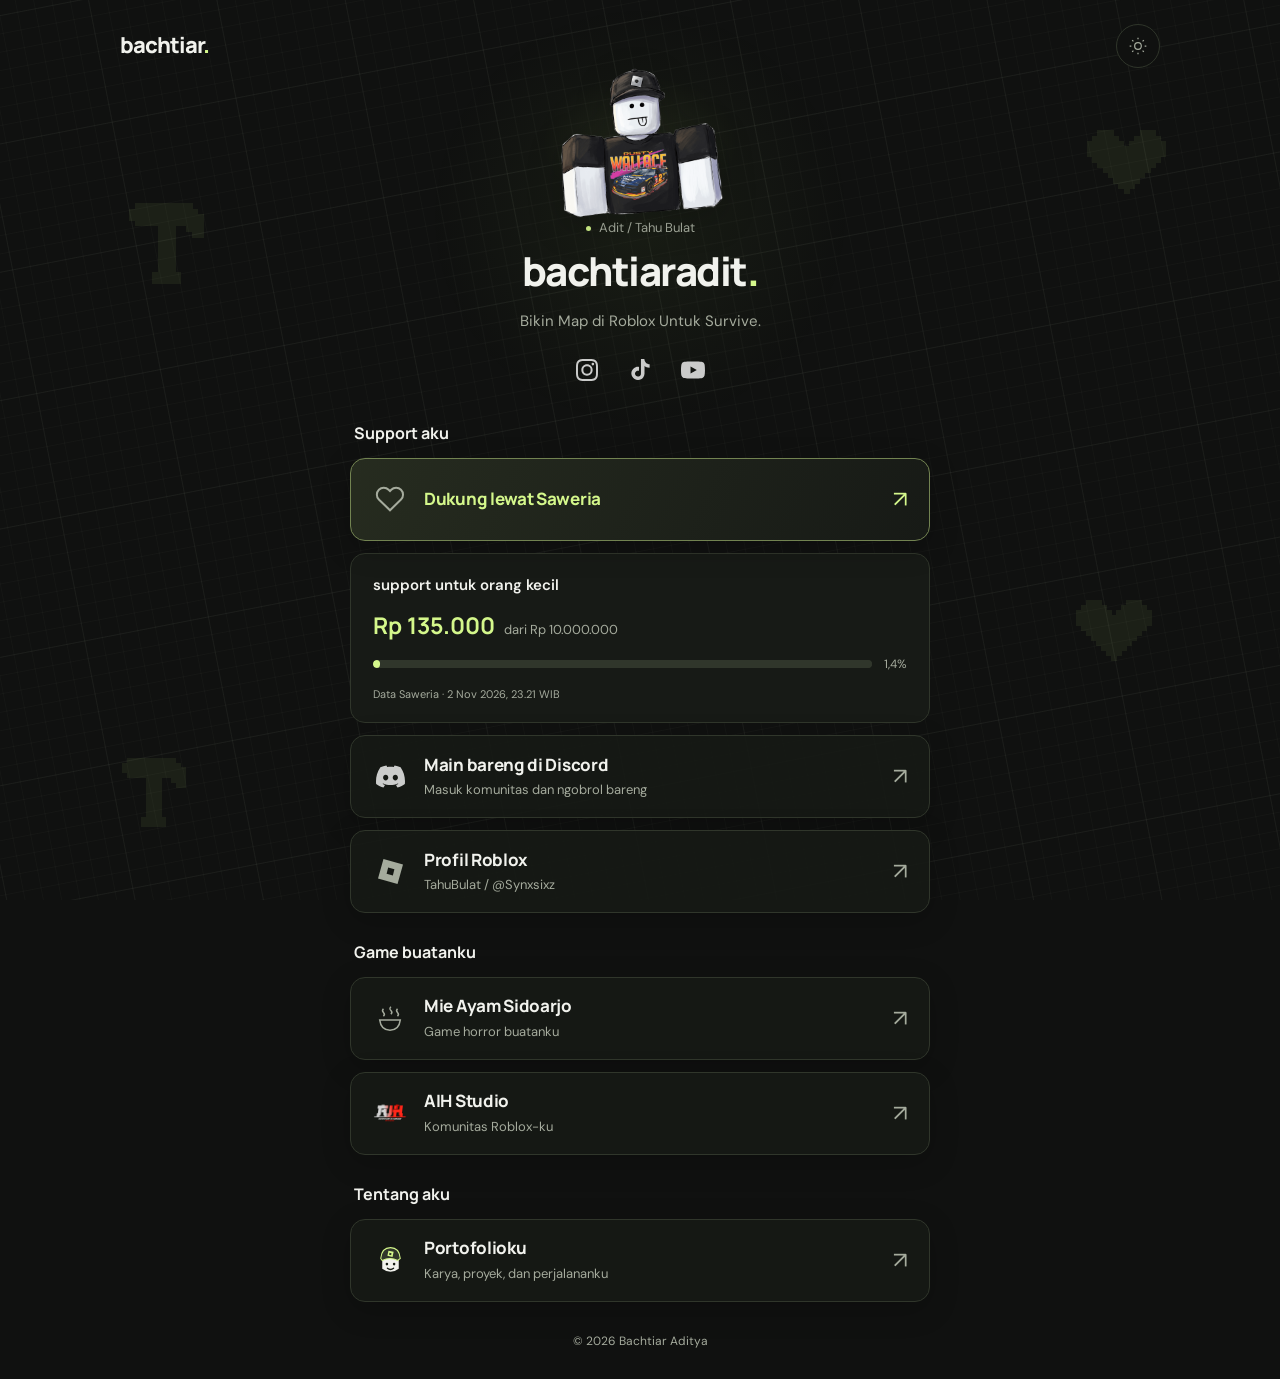
<file: index.html>
<!doctype html>
<html lang="id" data-theme="dark">
<head>
  <meta charset="utf-8">
  <meta name="viewport" content="width=device-width,initial-scale=1">
  <meta name="theme-color" content="#101110">
  <title>Bachtiar Aditya · Semua linkku</title>
  <meta name="description" content="Temukan portofolio, komunitas Discord, game Roblox, dan media sosial Bachtiar Aditya. Adit / Tahu Bulat.">
  <meta property="og:title" content="Bachtiar Aditya · Semua linkku">
  <meta property="og:description" content="Karya, tempat ngobrol, dan game yang pernah kubikin. Semua ada di sini.">
  <meta property="og:type" content="website">
  <meta property="og:url" content="https://bachtiar5.github.io/bachtiaraditya/">
  <meta property="og:image" content="https://bachtiar5.github.io/bachtiaraditya/assets/mascot.png">
  <link rel="canonical" href="https://bachtiar5.github.io/bachtiaraditya/">
  <link rel="icon" type="image/svg+xml" href="assets/brand-mark.svg">
  <link rel="preconnect" href="https://fonts.googleapis.com">
  <link rel="preconnect" href="https://fonts.gstatic.com" crossorigin>
  <link href="https://fonts.googleapis.com/css2?family=DM+Sans:wght@400;500;600;650;700&family=Manrope:wght@500;600;650;700;750;800&display=swap" rel="stylesheet">
  <script>try{document.documentElement.dataset.theme=localStorage.getItem('bachtiar-links-theme')||'dark';}catch{}</script>
  <link rel="stylesheet" href="styles.css?v=20261102-widget">
  <link rel="stylesheet" href="pixel-background.css?v=20261102-widget">
  <script src="pixel-art.js?v=20261102-widget" defer></script>
  <script src="pixel-background.js?v=20261102-widget" defer></script>
  <script src="saweria-widget.js?v=20261102-widget" defer></script>
  <script src="script.js?v=20261102-links" defer></script>
</head>
<body data-page="home">
  <div class="baseplate" aria-hidden="true"><div class="baseplate-grid"></div><div class="baseplate-glow"></div></div>
  <a class="skip-link" href="#links">Langsung ke link</a>
  <div class="topbar"><a class="wordmark" href="https://bachtiar5.github.io/bachtiarporto/?lang=id" aria-label="Buka portofolio Bachtiar">bachtiar<span>.</span></a><button class="theme-button" type="button" aria-label="Ganti ke tema terang" aria-pressed="false"><svg class="sun" viewBox="0 0 24 24" fill="none" stroke="currentColor" stroke-width="1.5" aria-hidden="true"><circle cx="12" cy="12" r="4"/><path d="M12 2v2m0 16v2M2 12h2m16 0h2M5 5l1.5 1.5m11 11 1.5 1.5M5 19l1.5-1.5m11-11L19 5"/></svg><svg class="moon" viewBox="0 0 24 24" fill="none" stroke="currentColor" stroke-width="1.5" aria-hidden="true"><path d="M20 15.5A8.5 8.5 0 0 1 8.5 4 8.5 8.5 0 1 0 20 15.5Z"/></svg></button></div>
  <main class="hub">
    <header class="profile">
      <div class="mascot-stage"><img class="mascot" src="assets/mascot.png" width="168" height="168" alt="Maskot Roblox Bachtiar memakai topi hitam" fetchpriority="high" decoding="async"></div>
      <p class="profile-label"><span aria-hidden="true"></span> Adit / Tahu Bulat</p>
      <h1>bachtiaradit<span>.</span></h1>
      <p class="bio">Bikin Map di Roblox Untuk Survive.</p>
      <nav class="socials" aria-label="Media sosial"><a href="https://www.instagram.com/bachtiaraditya_/" target="_blank" rel="noopener noreferrer" aria-label="Instagram Bachtiar"><img src="assets/icons/instagram.svg" width="22" height="22" alt=""></a><a href="https://www.tiktok.com/@bachtiaradit_" target="_blank" rel="noopener noreferrer" aria-label="TikTok Bachtiar"><img src="assets/icons/tiktok.svg" width="21" height="21" alt=""></a><a href="https://www.youtube.com/@bachtiaradit" target="_blank" rel="noopener noreferrer" aria-label="YouTube Bachtiar"><img src="assets/icons/youtube.svg" width="24" height="24" alt=""></a></nav>
    </header>
    <nav class="links" id="links" aria-label="Link utama">
      <section class="link-group" aria-labelledby="support-heading">
        <h2 class="group-heading" id="support-heading">Support aku</h2>
      <a class="link-card featured" href="https://saweria.co/BachtiarAditya" target="_blank" rel="noopener noreferrer"><span class="link-icon"><svg viewBox="0 0 24 24" fill="none" stroke="currentColor" stroke-width="1.6" aria-hidden="true"><path d="M20.8 4.6a5.5 5.5 0 0 0-7.8 0L12 5.7l-1.1-1.1a5.5 5.5 0 0 0-7.8 7.8L12 21l8.8-8.6a5.5 5.5 0 0 0 0-7.8Z"/></svg></span><span class="link-copy"><strong>Dukung lewat Saweria</strong></span><span class="link-arrow" aria-hidden="true">↗</span></a>
      <div class="saweria-widget" aria-label="Target dukungan Saweria"><p class="milestone-title">Memuat target dukungan…</p><div class="milestone-details" hidden><div class="milestone-numbers"><strong class="milestone-amount"></strong><span class="milestone-target"></span></div><div class="milestone-meter"><progress aria-label="Dukungan terkumpul" max="100" value="0"></progress><span class="milestone-percent"></span></div></div><p class="milestone-updated" hidden></p><p class="milestone-error" hidden>Data belum bisa dimuat. Kamu tetap bisa mendukung lewat tombol Saweria di atas.</p></div>
      <a class="link-card" href="https://discord.com/invite/ap2MbVzwt5" target="_blank" rel="noopener noreferrer"><span class="link-icon"><img src="assets/icons/discord.svg" width="29" height="29" alt=""></span><span class="link-copy"><strong>Main bareng di Discord</strong><span>Masuk komunitas dan ngobrol bareng</span></span><span class="link-arrow" aria-hidden="true">↗</span></a>
      <a class="link-card" href="https://www.roblox.com/users/2052284827/profile" target="_blank" rel="noopener noreferrer"><span class="link-icon roblox-icon"><svg viewBox="0 0 32 32" aria-hidden="true"><path fill="currentColor" fill-rule="evenodd" d="m7 0 25 7-7 25L0 25Zm6 11-2 8 8 2 2-8Z"/></svg></span><span class="link-copy"><strong>Profil Roblox</strong><span>TahuBulat / @Synxsixz</span></span><span class="link-arrow" aria-hidden="true">↗</span></a>
      </section>
      <section class="link-group" aria-labelledby="games-heading">
        <h2 class="group-heading" id="games-heading">Game buatanku</h2>
      <a class="link-card game-card" href="https://www.roblox.com/games/110354587993091/Mie-Ayam-Sidoarjo-Anomalies" target="_blank" rel="noopener noreferrer"><span class="link-icon"><svg viewBox="0 0 32 32" fill="none" stroke="currentColor" stroke-width="1.6" aria-hidden="true"><path d="M5 17h22c-1 8-5 11-11 11S6 25 5 17ZM11 28h10M9 5c-4 4 4 4 0 8m8-10c-4 4 4 4 0 8m7-6c-4 4 4 4 0 8"/></svg></span><span class="link-copy"><strong>Mie Ayam Sidoarjo</strong><span>Game horror buatanku</span></span><span class="link-arrow" aria-hidden="true">↗</span></a>
      <a class="link-card" href="https://www.roblox.com/share/g/35569543" target="_blank" rel="noopener noreferrer"><span class="link-icon studio-icon"><img src="assets/aihstudio.png" width="34" height="34" alt=""></span><span class="link-copy"><strong>AIH Studio</strong><span>Komunitas Roblox-ku</span></span><span class="link-arrow" aria-hidden="true">↗</span></a>
      </section>
      <section class="link-group" aria-labelledby="about-heading">
        <h2 class="group-heading" id="about-heading">Tentang aku</h2>
      <a class="link-card" href="https://bachtiar5.github.io/bachtiarporto/?lang=id"><span class="link-icon portfolio-icon"><img src="assets/brand-mark.svg" width="33" height="33" alt=""></span><span class="link-copy"><strong>Portofolioku</strong><span>Karya, proyek, dan perjalananku</span></span><span class="link-arrow" aria-hidden="true">↗</span></a>
      </section>
    </nav>
    <footer class="footer"><p>© <span data-year>2026</span> Bachtiar Aditya</p></footer>
  </main>
</body>
</html>
</file>
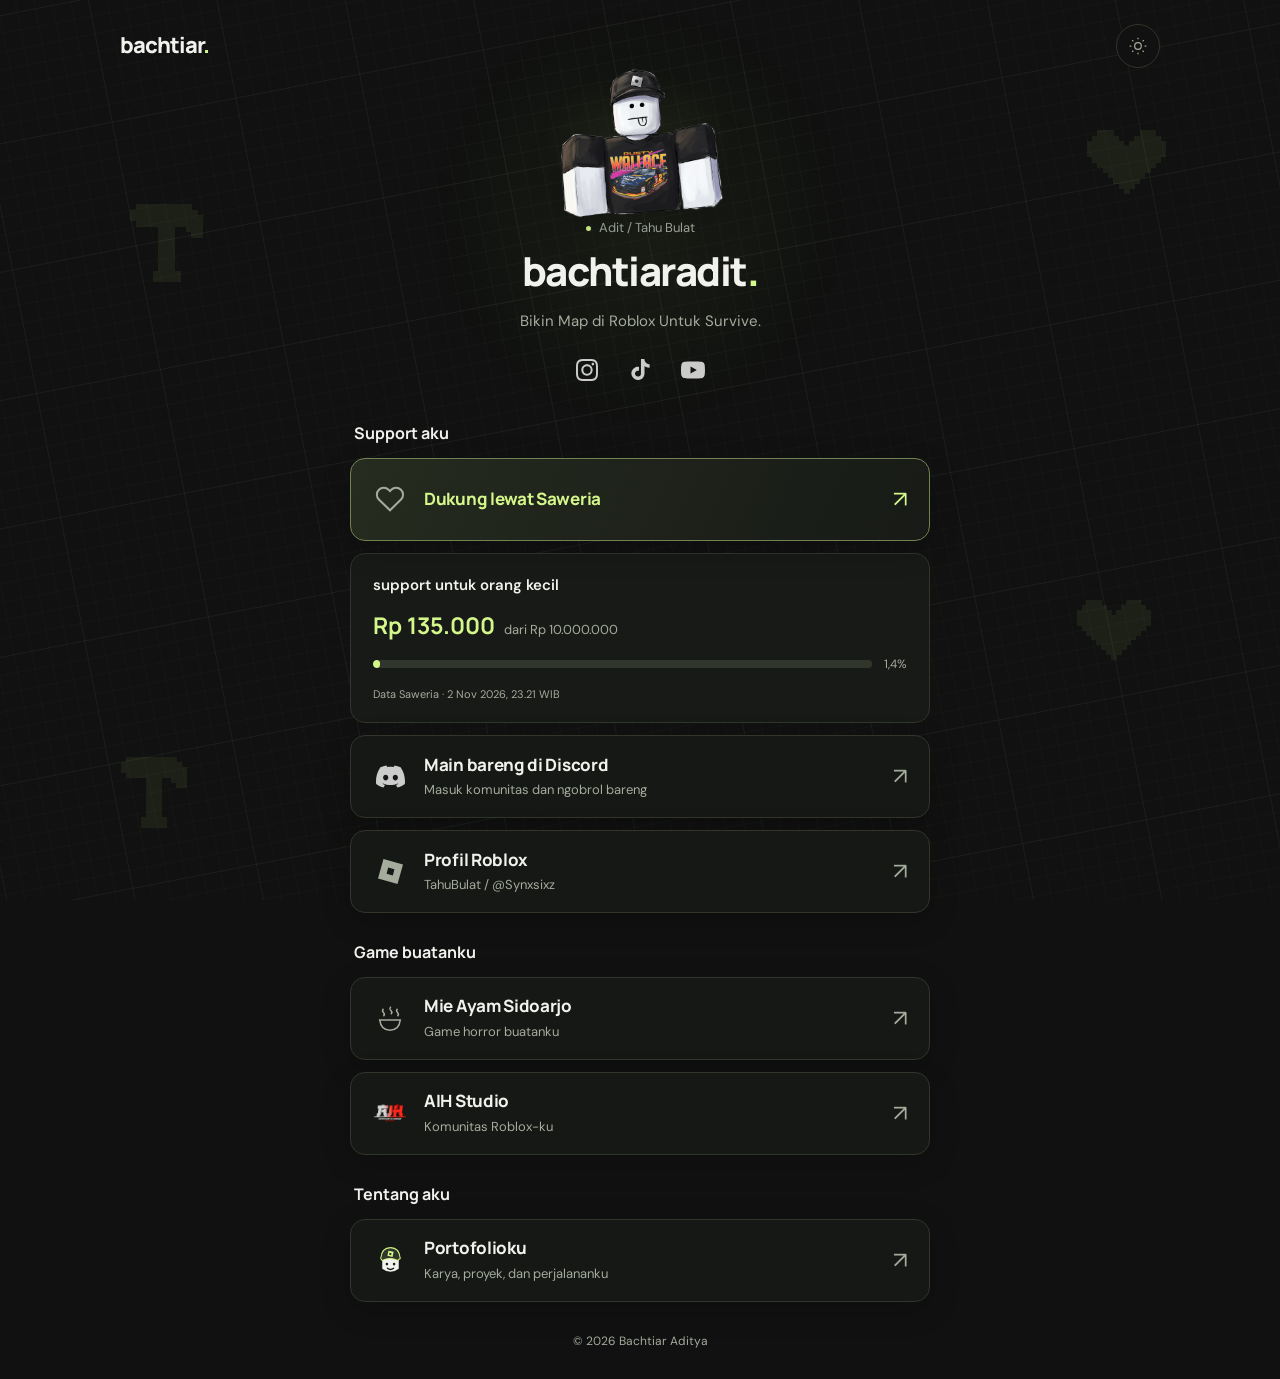
<file: myporto/index.html>
<!doctype html>
<html lang="id"><head><meta charset="utf-8"><meta name="viewport" content="width=device-width,initial-scale=1"><meta http-equiv="refresh" content="0;url=../"><title>Bachtiar Aditya</title><link rel="canonical" href="https://bachtiar5.github.io/bachtiaraditya/"><script>location.replace(new URL('../',location.href).href+location.search+location.hash);</script></head><body><a href="../">Buka semua link Bachtiar</a></body></html>
</file>
<file: styles.css>
/* Visual direction follows Bachtiar Aditya's own portfolio. */
:root{color-scheme:dark;--bg:#101110;--surface:#171a16;--text:#f1f2ed;--muted:#a5ab9d;--line:#30362b;--accent:#d4f78b;--shadow:#0003;--grid:#9ba5940a;--major:#a8b39e0c}
[data-theme=light]{color-scheme:light;--bg:#f5f6ef;--surface:#ffffffba;--text:#1d2518;--muted:#626b59;--line:#d8dfce;--accent:#4e6e22;--shadow:#30401809;--grid:#67785c09;--major:#67785c10}
*{box-sizing:border-box}html{scroll-behavior:smooth;scroll-padding-top:24px}body{margin:0;min-height:100dvh;background:var(--bg);color:var(--text);font-family:'DM Sans',sans-serif;font-size:16px;line-height:1.6;-webkit-font-smoothing:antialiased;isolation:isolate}a{color:inherit;text-decoration:none;-webkit-tap-highlight-color:transparent}button{font:inherit;cursor:pointer}a,button{touch-action:manipulation}:focus-visible{outline:2px solid var(--accent);outline-offset:5px}::selection{background:var(--accent);color:var(--bg)}h1,p{margin:0}img{display:block;max-width:100%}.baseplate{position:fixed;inset:0;z-index:-1;overflow:hidden;pointer-events:none;--gx:0px;--gy:0px;--px:50vw;--py:24vh}.baseplate-grid{position:absolute;inset:-25%;background-image:linear-gradient(var(--grid) 1px,transparent 1px),linear-gradient(90deg,var(--grid) 1px,transparent 1px),linear-gradient(var(--major) 1px,transparent 1px),linear-gradient(90deg,var(--major) 1px,transparent 1px);background-size:18px 18px,18px 18px,126px 126px,126px 126px;transform:translate(var(--gx),var(--gy)) rotate(-11deg)}.baseplate-glow{position:absolute;left:var(--px);top:var(--py);width:440px;height:440px;transform:translate(-50%,-50%);background:radial-gradient(circle,#a5da6310,transparent 68%)}.skip-link{position:fixed;top:-70px;left:20px;z-index:20;background:var(--accent);color:var(--bg);padding:10px 18px;border-radius:8px}.skip-link:focus{top:16px}.topbar{width:min(1040px,calc(100% - 64px));margin:24px auto 0;display:flex;align-items:center;justify-content:space-between}.wordmark{font-family:Manrope,sans-serif;font-size:22px;font-weight:800;letter-spacing:-1px}.wordmark span,h1>span{color:var(--accent)}.theme-button{display:grid;place-items:center;width:44px;height:44px;border:1px solid var(--line);border-radius:50%;background:var(--bg);color:var(--muted);transition:color .2s,border-color .2s}.theme-button:hover{border-color:var(--accent);color:var(--accent)}.theme-button svg{width:20px;height:20px}.moon{display:none}[data-theme=light] .sun{display:none}[data-theme=light] .moon{display:block}.hub{width:min(580px,calc(100% - 40px));margin:0 auto}.profile{text-align:center;margin:0 auto 29px}.mascot-stage{position:relative;width:168px;height:150px;margin:0 auto 14px}.mascot-stage::before{content:'';position:absolute;inset:14px -25px -15px;background:radial-gradient(ellipse,#d4f78b10,transparent 68%)}.mascot{position:relative;width:168px;height:168px;object-fit:contain;filter:drop-shadow(0 10px 17px #0003);animation:float 6s ease-in-out infinite}.profile-label{display:flex;align-items:center;justify-content:center;gap:8px;color:var(--muted);font-size:13px;margin-bottom:7px}.profile-label>span{width:5px;height:5px;background:var(--accent);border-radius:50%}h1{font-family:Manrope,sans-serif;font-size:clamp(30px,5vw,40px);line-height:1.25;letter-spacing:-1.5px;font-weight:800}.bio{font-size:15px;line-height:1.8;color:var(--muted);margin-top:12px}.socials{display:flex;justify-content:center;gap:9px;margin-top:13px}.socials a{display:grid;place-items:center;width:44px;height:44px;border-radius:50%;transition:background .2s,transform .2s}.socials a:hover{background:var(--surface);transform:translateY(-3px)}.socials img,.link-icon>img{filter:brightness(0) invert(1);opacity:.78}[data-theme=light] .socials img,[data-theme=light] .link-icon>img{filter:none}.links{display:flex;flex-direction:column;gap:12px}.link-card{display:flex;align-items:center;gap:17px;min-height:83px;padding:16px 22px;background:color-mix(in srgb,var(--surface) 86%,transparent);border:1px solid var(--line);border-radius:15px;box-shadow:0 8px 30px var(--shadow);transition:transform .28s cubic-bezier(.16,1,.3,1),border-color .25s,background .25s;animation:arrive .6s both}.link-card:nth-of-type(2){animation-delay:65ms}.link-card:nth-of-type(3){animation-delay:130ms}.link-card:nth-of-type(4){animation-delay:195ms}.link-card:nth-of-type(5){animation-delay:260ms}.link-card:hover{transform:translateY(-3px);border-color:color-mix(in srgb,var(--accent) 60%,var(--line));background:color-mix(in srgb,var(--accent) 5%,var(--surface))}.link-icon{display:grid;place-items:center;flex:0 0 34px;width:34px;height:38px;color:var(--muted)}.link-icon>svg{width:30px;height:30px}.roblox-icon>svg{width:25px;height:25px}.link-copy{display:flex;flex-direction:column;gap:3px;min-width:0}.link-copy strong{font-family:Manrope,sans-serif;font-size:17px;line-height:1.45;font-weight:750;letter-spacing:-.3px}.link-copy>span{font-size:13px;line-height:1.6;color:var(--muted)}.link-arrow{margin-left:auto;color:var(--muted);font-size:23px;flex-shrink:0;transition:transform .25s,color .25s}.link-card:hover .link-arrow{color:var(--accent);transform:translate(3px,-3px)}.featured{border-color:color-mix(in srgb,var(--accent) 40%,var(--line));background:linear-gradient(115deg,color-mix(in srgb,var(--accent) 8%,var(--surface)),var(--surface))}.featured .link-copy strong,.featured .link-arrow{color:var(--accent)}.portfolio-icon>img{filter:none;opacity:1}.links-label{margin:12px 0 0 4px;font-size:13px;color:var(--muted)}.game-card{min-height:76px}.footer{display:flex;flex-direction:column;align-items:center;gap:22px;padding:30px 0 28px}.support-link{display:inline-flex;align-items:center;gap:10px;padding:10px 19px;border:1px solid var(--line);border-radius:30px;font-size:14px;transition:background .2s,border-color .2s}.support-link svg{width:17px;height:17px;color:var(--accent)}.support-link:hover{background:var(--surface);border-color:var(--accent)}.support-link>span:last-child{font-size:17px;color:var(--muted)}.footer>p{font-size:12px;color:var(--muted)}
@keyframes float{0%,100%{transform:translateY(0) rotate(-2deg)}50%{transform:translateY(-5px) rotate(1deg)}}@keyframes arrive{from{opacity:0;translate:0 12px}to{opacity:1;translate:0 0}}
@media(min-width:1000px){.hub{margin-top:-14px}}@media(max-width:600px){.topbar{width:calc(100% - 40px);margin-top:17px}.wordmark{font-size:20px}.profile{margin-top:4px;margin-bottom:24px}.mascot-stage{width:144px;height:132px;margin-bottom:12px}.mascot{width:144px;height:144px}.link-card{gap:13px;padding:16px;min-height:82px}.link-copy strong{font-size:16px}.link-copy>span{font-size:13px}.bio{font-size:14px}.link-icon{flex-basis:30px;width:30px}.footer{padding-top:27px}.baseplate-glow{display:none}}
@media(prefers-reduced-motion:reduce){html{scroll-behavior:auto}*,*::before,*::after{animation:none!important;transition:none!important}.baseplate-grid{transform:rotate(-11deg)}}

.links{gap:27px}.link-group{display:flex;flex-direction:column;gap:12px}.group-heading{font-family:Manrope,sans-serif;font-size:16px;font-weight:700;line-height:1.5;margin:0 0 1px 4px;color:var(--text)}.link-icon.portfolio-icon>img,.link-icon.studio-icon>img{filter:none;opacity:1;object-fit:contain}

.saweria-widget{border:1px solid var(--line);border-radius:15px;background:var(--surface);padding:19px 22px}.milestone-title{font-size:15px;font-weight:600;margin-bottom:10px}.milestone-numbers{display:flex;align-items:baseline;flex-wrap:wrap;gap:5px 9px}.milestone-amount{font-size:23px;font-family:Manrope,sans-serif;color:var(--accent)}.milestone-target,.milestone-error{font-size:13px;color:var(--muted)}.milestone-meter{display:flex;align-items:center;gap:12px;margin-top:11px}.milestone-meter progress{display:block;appearance:none;flex:1;width:100%;height:8px;border:0;border-radius:5px;overflow:hidden;background:var(--line);accent-color:var(--accent)}progress::-webkit-progress-bar{background:var(--line);border-radius:5px}progress::-webkit-progress-value{background:var(--accent);border-radius:5px}progress::-moz-progress-bar{background:var(--accent);border-radius:5px}.milestone-percent{font-size:12px;color:var(--muted)}.milestone-updated{font-size:11px;color:var(--muted);margin-top:12px}[hidden]{display:none!important}
</file>
<file: pixel-background.css>
.pixel-heart-play{display:grid;place-items:center;position:relative;padding:0;border:0;background:transparent}.pixel-heart-grid{display:block;position:relative;aspect-ratio:var(--pixel-cols,15)/var(--pixel-rows,12)}.heart-pixel{position:absolute;left:calc(var(--px)*100%/var(--pixel-cols,15));top:calc(var(--py)*100%/var(--pixel-rows,12))}
/* Faint, interactive miniatures beneath the content. */
.floating-pixels { position:fixed; inset:0; z-index:0; pointer-events:none; overflow:hidden; }
.floating-pixel { position:absolute; left:var(--float-x); top:var(--float-y); width:var(--float-size); height:var(--float-size); margin:calc(var(--float-size)/-2); opacity:.065; transition:opacity .35s ease; pointer-events:none; }
.floating-drift { width:100%; height:100%; animation:pixel-zero-gravity var(--float-duration) linear infinite; animation-delay:var(--float-delay); }
.floating-pixels .pixel-heart-play { width:100%; height:100%; aspect-ratio:1; border-radius:7px; overflow:visible; pointer-events:none; }
.floating-pixels .pixel-heart-play::before { display:none; }
.floating-pixels .pixel-heart-grid { width:90%; }
.floating-pixels .floating-pixel .heart-pixel { width:calc(100%/var(--pixel-cols,15) + .6px); height:calc(100%/var(--pixel-rows,12) + .6px); background:var(--accent); box-shadow:none; }
.floating-pixel.is-near,.floating-pixel:focus-within { opacity:.15; }
.floating-pixel.is-breaking { opacity:.13; }
.floating-pixel.is-breaking .floating-drift,.floating-pixels.is-suspended .floating-drift { animation-play-state:paused; }
[data-theme=light] .floating-pixel { opacity:.055; }
[data-theme=light] .floating-pixel.is-near,[data-theme=light] .floating-pixel:focus-within,[data-theme=light] .floating-pixel.is-breaking { opacity:.12; }
@keyframes pixel-zero-gravity {
  0% { transform:translate(0,0) rotate(var(--float-angle)); }
  25% { transform:translate(var(--drift-x1),var(--drift-y1)) rotate(calc(var(--float-angle) + var(--float-turn) * .25)); }
  50% { transform:translate(var(--drift-x2),var(--drift-y2)) rotate(calc(var(--float-angle) + var(--float-turn) * .5)); }
  75% { transform:translate(var(--drift-x3),var(--drift-y3)) rotate(calc(var(--float-angle) + var(--float-turn) * .75)); }
  100% { transform:translate(0,0) rotate(calc(var(--float-angle) + var(--float-turn))); }
}
@media(max-width:640px) {
 .floating-pixel { left:var(--float-mobile-x); top:var(--float-mobile-y); width:70px; height:70px; margin:-35px; opacity:.055; }
 .floating-pixel[data-float-index="2"],.floating-pixel[data-float-index="3"] { display:none; }
}
@media(prefers-reduced-motion:reduce) {
 .floating-drift { animation:none; transform:rotate(var(--float-angle)); }
 .floating-pixel { transition:none; }
}
/* Let fragments leave the artwork instead of clipping the burst inside its button. */
.pixel-heart-play { overflow:visible; }
body { overflow-x:clip; }


.floating-pixel.is-obscured{opacity:.018}.topbar,.hub{position:relative;z-index:1}.floating-pixels .pixel-heart-play{visibility:visible}
</file>
